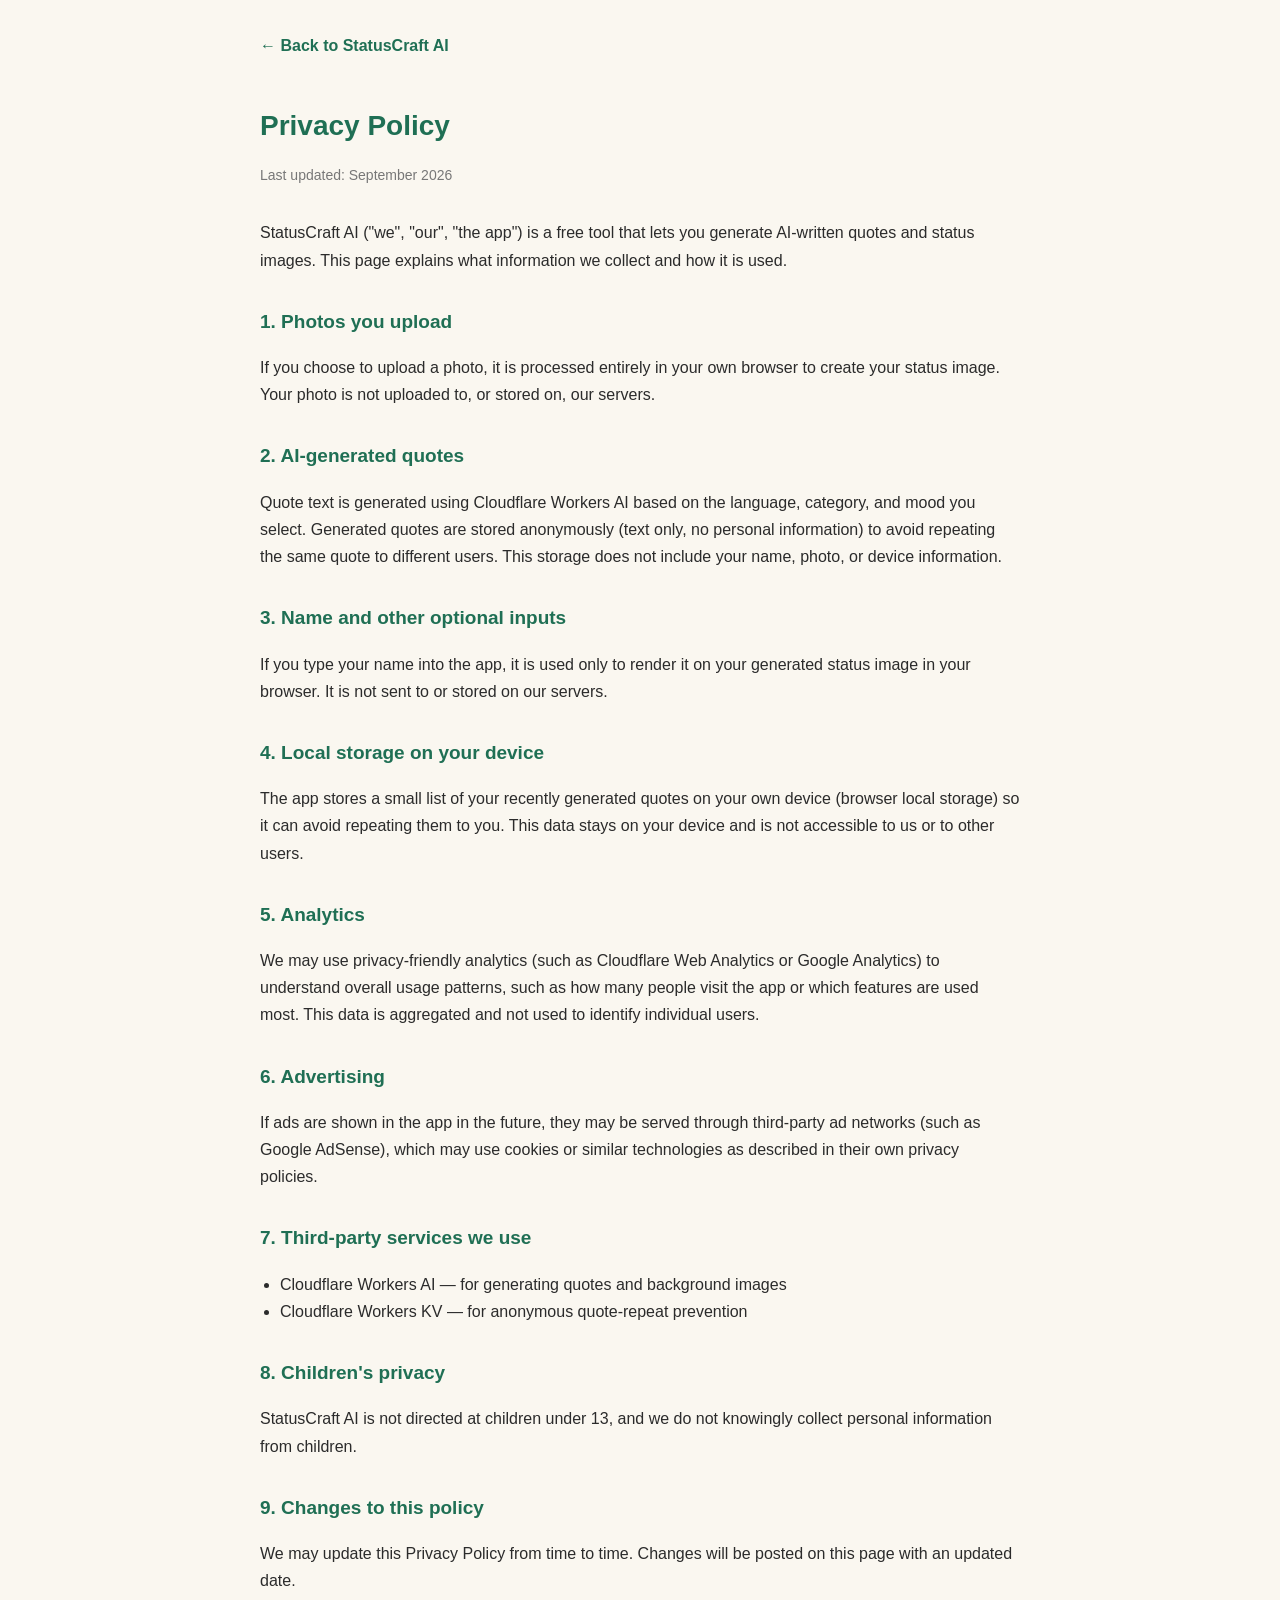
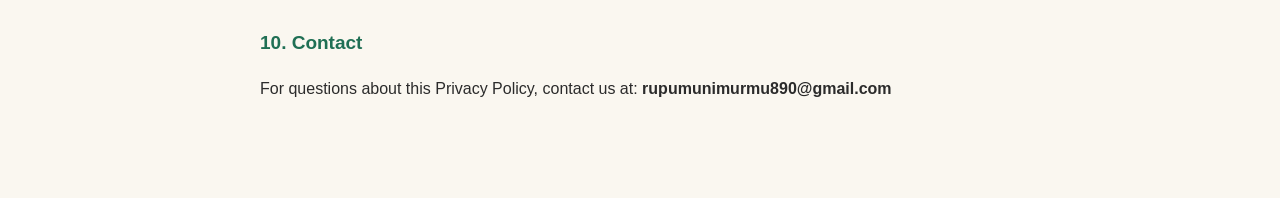
<file: public/privacy.html>
<!DOCTYPE html>
<html lang="en">
<head>
<meta charset="UTF-8">
<meta name="viewport" content="width=device-width, initial-scale=1.0">
<meta name="theme-color" content="#1f6f54">

<title>Privacy Policy - StatusCraft AI</title>
<meta name="description" content="Privacy Policy for StatusCraft AI - how we handle your data when you create status images and quotes.">
<link rel="icon" href="icon.svg" type="image/svg+xml">

<style>
  body {
    font-family: -apple-system, BlinkMacSystemFont, "Segoe UI", Arial, sans-serif;
    max-width: 760px;
    margin: 0 auto;
    padding: 32px 20px 80px;
    color: #2b2b2b;
    line-height: 1.7;
    background: #faf7f0;
  }
  h1 { color: #1f6f54; font-size: 28px; margin-bottom: 4px; }
  .updated { color: #777; font-size: 14px; margin-bottom: 32px; }
  h2 { color: #1f6f54; font-size: 19px; margin-top: 32px; }
  a { color: #1f6f54; }
  .backLink { display: inline-block; margin-bottom: 24px; color: #1f6f54; text-decoration: none; font-weight: 600; }
  ul { padding-left: 20px; }
</style>
</head>
<body>

  <a href="./" class="backLink">← Back to StatusCraft AI</a>

  <h1>Privacy Policy</h1>
  <p class="updated">Last updated: September 2026</p>

  <p>
    StatusCraft AI ("we", "our", "the app") is a free tool that lets you
    generate AI-written quotes and status images. This page explains
    what information we collect and how it is used.
  </p>

  <h2>1. Photos you upload</h2>
  <p>
    If you choose to upload a photo, it is processed entirely in your
    own browser to create your status image. Your photo is not
    uploaded to, or stored on, our servers.
  </p>

  <h2>2. AI-generated quotes</h2>
  <p>
    Quote text is generated using Cloudflare Workers AI based on the
    language, category, and mood you select. Generated quotes are
    stored anonymously (text only, no personal information) to avoid
    repeating the same quote to different users. This storage does
    not include your name, photo, or device information.
  </p>

  <h2>3. Name and other optional inputs</h2>
  <p>
    If you type your name into the app, it is used only to render it
    on your generated status image in your browser. It is not sent to
    or stored on our servers.
  </p>

  <h2>4. Local storage on your device</h2>
  <p>
    The app stores a small list of your recently generated quotes on
    your own device (browser local storage) so it can avoid repeating
    them to you. This data stays on your device and is not accessible
    to us or to other users.
  </p>

  <h2>5. Analytics</h2>
  <p>
    We may use privacy-friendly analytics (such as Cloudflare Web
    Analytics or Google Analytics) to understand overall usage
    patterns, such as how many people visit the app or which features
    are used most. This data is aggregated and not used to identify
    individual users.
  </p>

  <h2>6. Advertising</h2>
  <p>
    If ads are shown in the app in the future, they may be served
    through third-party ad networks (such as Google AdSense), which
    may use cookies or similar technologies as described in their own
    privacy policies.
  </p>

  <h2>7. Third-party services we use</h2>
  <ul>
    <li>Cloudflare Workers AI — for generating quotes and background images</li>
    <li>Cloudflare Workers KV — for anonymous quote-repeat prevention</li>
  </ul>

  <h2>8. Children's privacy</h2>
  <p>
    StatusCraft AI is not directed at children under 13, and we do not
    knowingly collect personal information from children.
  </p>

  <h2>9. Changes to this policy</h2>
  <p>
    We may update this Privacy Policy from time to time. Changes will
    be posted on this page with an updated date.
  </p>

  <h2>10. Contact</h2>
  <p>
    For questions about this Privacy Policy, contact us at:
    <strong>rupumunimurmu890@gmail.com</strong>
  </p>

</body>
</html>
</file>
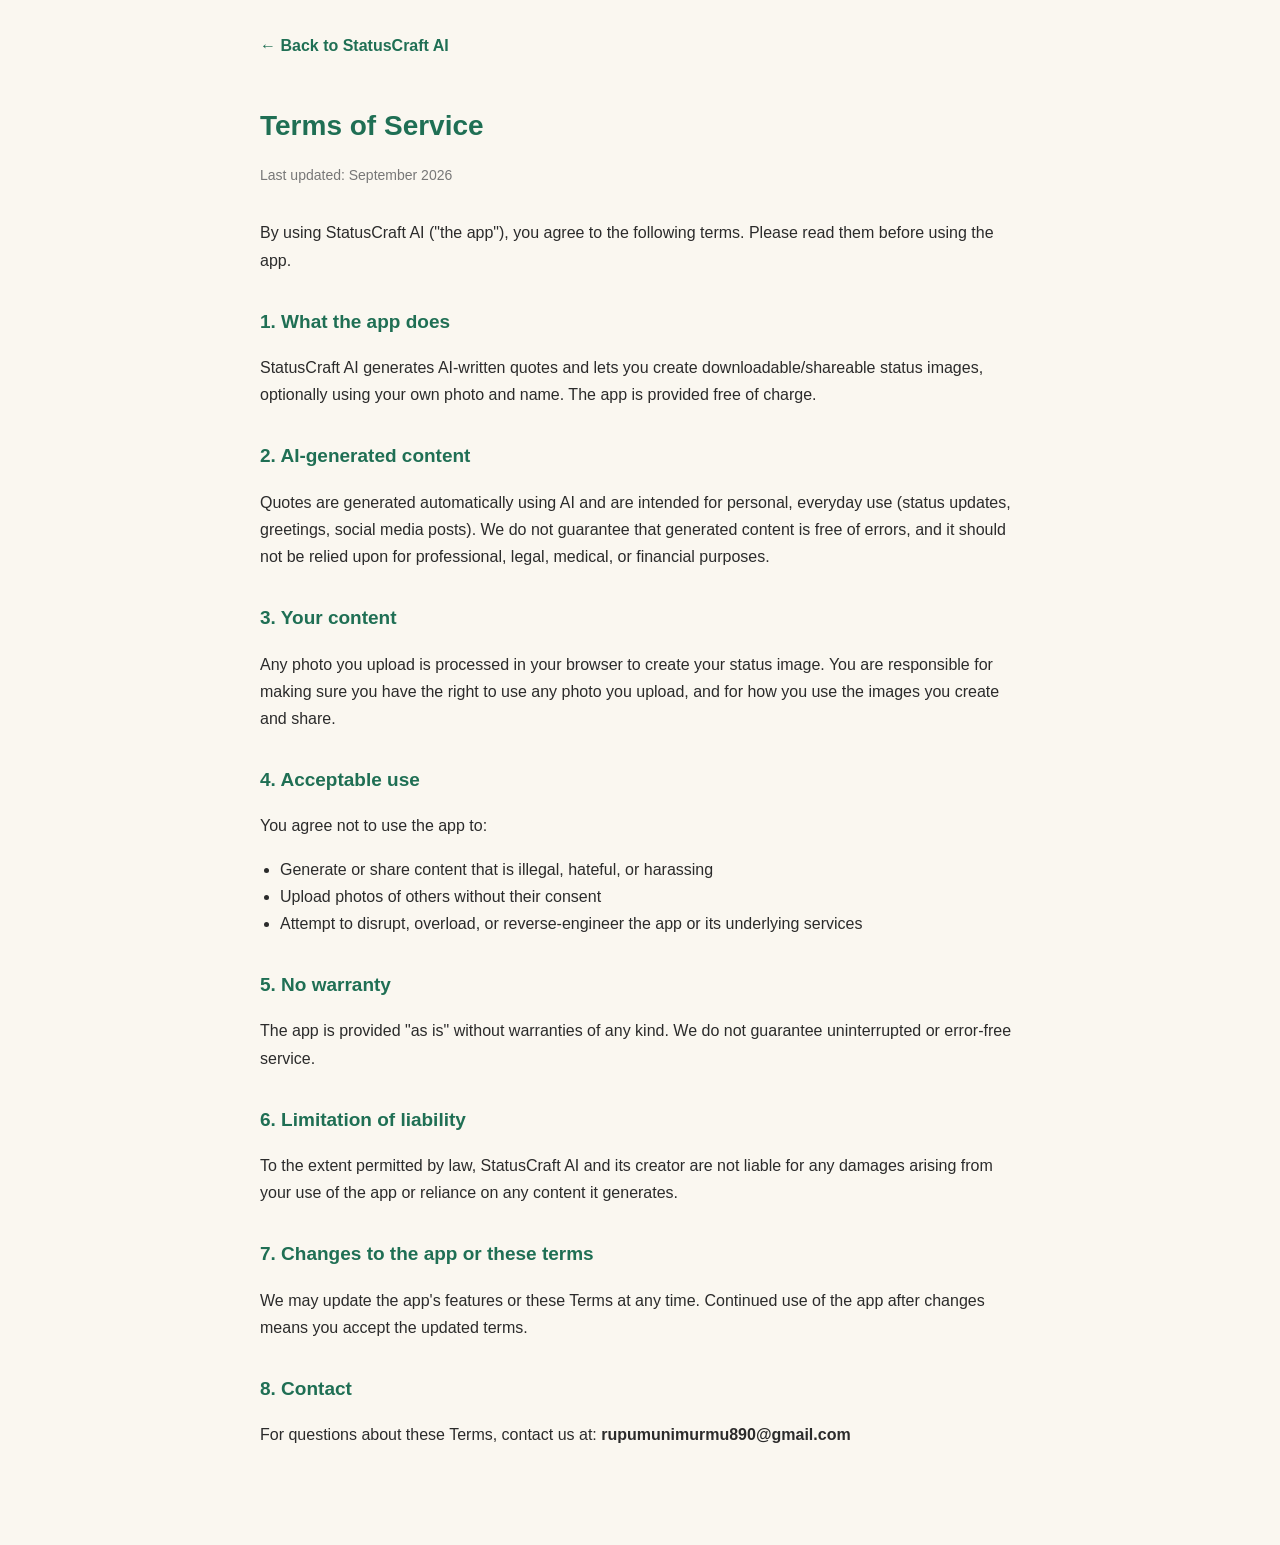
<file: public/terms.html>
<!DOCTYPE html>
<html lang="en">
<head>
<meta charset="UTF-8">
<meta name="viewport" content="width=device-width, initial-scale=1.0">
<meta name="theme-color" content="#1f6f54">

<title>Terms of Service - StatusCraft AI</title>
<meta name="description" content="Terms of Service for StatusCraft AI.">
<link rel="icon" href="icon.svg" type="image/svg+xml">

<style>
  body {
    font-family: -apple-system, BlinkMacSystemFont, "Segoe UI", Arial, sans-serif;
    max-width: 760px;
    margin: 0 auto;
    padding: 32px 20px 80px;
    color: #2b2b2b;
    line-height: 1.7;
    background: #faf7f0;
  }
  h1 { color: #1f6f54; font-size: 28px; margin-bottom: 4px; }
  .updated { color: #777; font-size: 14px; margin-bottom: 32px; }
  h2 { color: #1f6f54; font-size: 19px; margin-top: 32px; }
  a { color: #1f6f54; }
  .backLink { display: inline-block; margin-bottom: 24px; color: #1f6f54; text-decoration: none; font-weight: 600; }
  ul { padding-left: 20px; }
</style>
</head>
<body>

  <a href="./" class="backLink">← Back to StatusCraft AI</a>

  <h1>Terms of Service</h1>
  <p class="updated">Last updated: September 2026</p>

  <p>
    By using StatusCraft AI ("the app"), you agree to the following
    terms. Please read them before using the app.
  </p>

  <h2>1. What the app does</h2>
  <p>
    StatusCraft AI generates AI-written quotes and lets you create
    downloadable/shareable status images, optionally using your own
    photo and name. The app is provided free of charge.
  </p>

  <h2>2. AI-generated content</h2>
  <p>
    Quotes are generated automatically using AI and are intended for
    personal, everyday use (status updates, greetings, social media
    posts). We do not guarantee that generated content is free of
    errors, and it should not be relied upon for professional,
    legal, medical, or financial purposes.
  </p>

  <h2>3. Your content</h2>
  <p>
    Any photo you upload is processed in your browser to create your
    status image. You are responsible for making sure you have the
    right to use any photo you upload, and for how you use the
    images you create and share.
  </p>

  <h2>4. Acceptable use</h2>
  <p>You agree not to use the app to:</p>
  <ul>
    <li>Generate or share content that is illegal, hateful, or harassing</li>
    <li>Upload photos of others without their consent</li>
    <li>Attempt to disrupt, overload, or reverse-engineer the app or its underlying services</li>
  </ul>

  <h2>5. No warranty</h2>
  <p>
    The app is provided "as is" without warranties of any kind. We do
    not guarantee uninterrupted or error-free service.
  </p>

  <h2>6. Limitation of liability</h2>
  <p>
    To the extent permitted by law, StatusCraft AI and its creator are
    not liable for any damages arising from your use of the app or
    reliance on any content it generates.
  </p>

  <h2>7. Changes to the app or these terms</h2>
  <p>
    We may update the app's features or these Terms at any time.
    Continued use of the app after changes means you accept the
    updated terms.
  </p>

  <h2>8. Contact</h2>
  <p>
    For questions about these Terms, contact us at:
    <strong>rupumunimurmu890@gmail.com</strong>
  </p>

</body>
</html>
</file>
